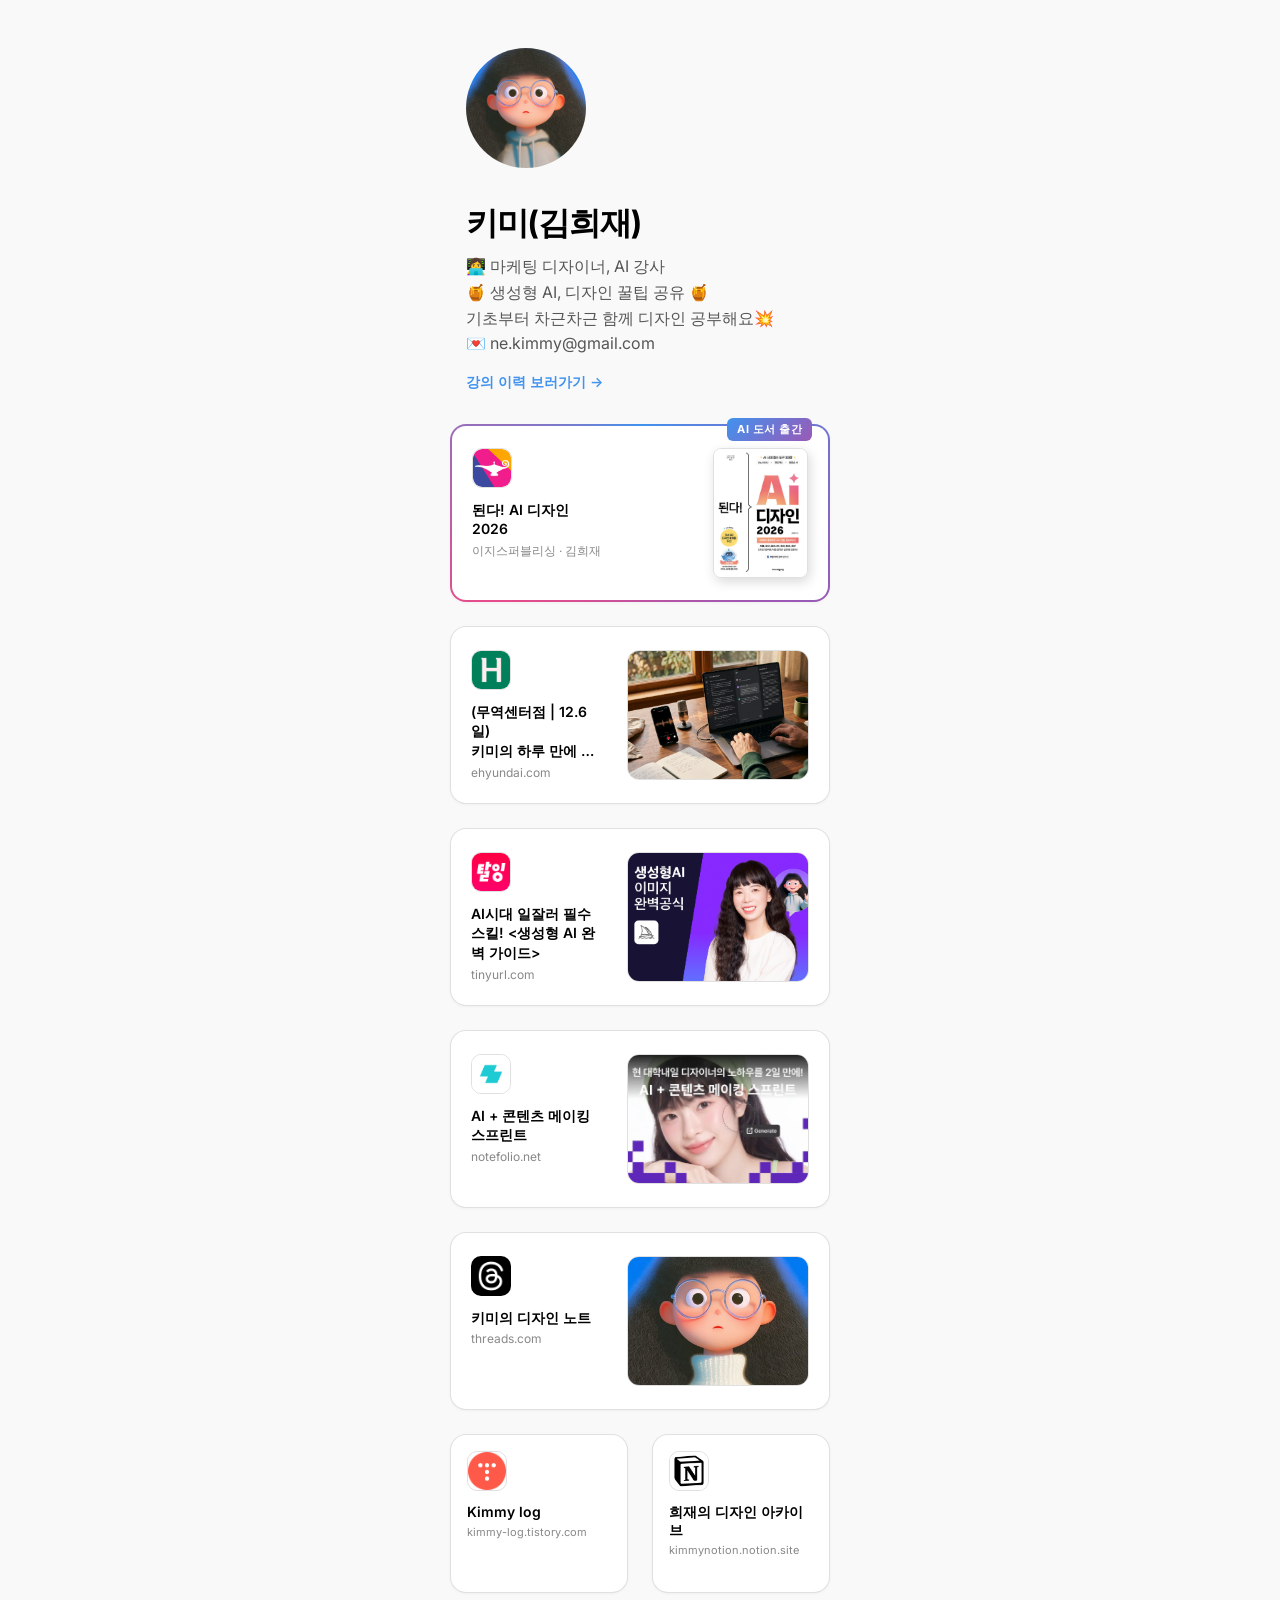
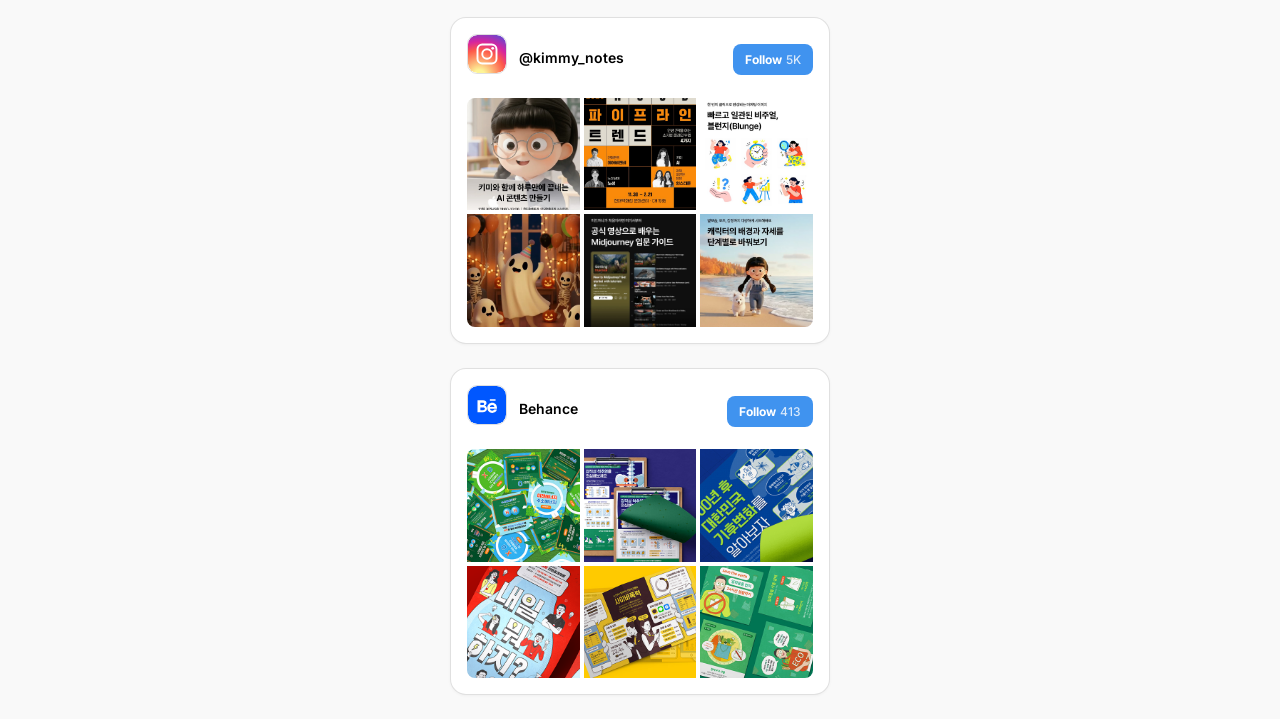
<file: index.html>
<!doctype html>
<html lang="ko">
    <head>
        <meta charset="UTF-8" />
        <meta name="viewport" content="width=device-width, initial-scale=1.0" />
        <title>키미(김희재)</title>
        <meta
            name="description"
            content="마케팅 디자이너, AI 강사 - 생성형 AI, 디자인 꿀팁 공유"
        />
        <meta property="og:title" content="키미(김희재)" />
        <meta
            property="og:description"
            content="마케팅 디자이너, AI 강사 - 생성형 AI, 디자인 꿀팁 공유"
        />
        <meta property="og:type" content="website" />
        <link rel="icon" type="image/png" href="resources/favicon.png" />
        <link rel="preconnect" href="https://fonts.googleapis.com" />
        <link rel="preconnect" href="https://fonts.gstatic.com" crossorigin />
        <link
            href="https://fonts.googleapis.com/css2?family=Inter:wght@400;500;600;700&display=swap"
            rel="stylesheet"
        />
        <link rel="stylesheet" href="style.css" />
    </head>
    <body>
        <div class="container">
            <!-- 프로필 섹션 -->
            <header class="profile">
                <img
                    class="avatar"
                    src="resources/profile.png"
                    alt="키미 프로필"
                />
                <h1 class="name">키미(김희재)</h1>
                <p class="bio">
                    👩‍💻 마케팅 디자이너, AI 강사<br />
                    🍯 생성형 AI, 디자인 꿀팁 공유 🍯<br />
                    기초부터 차근차근 함께 디자인 공부해요💥<br />
                    💌 ne.kimmy@gmail.com
                </p>
                <a
                    class="profile-link"
                    href="https://kimmygit.github.io/career2/"
                    target="_blank"
                    rel="noopener noreferrer"
                >
                    강의 이력 보러가기 →
                </a>
            </header>

            <!-- Bento Grid -->
            <main class="bento-grid">
                <!-- 된다! AI 디자인 2026 -->
                <a
                    href="https://www.aladin.co.kr/shop/wproduct.aspx?ItemId=390636352"
                    class="card card-full card-link card-book"
                    target="_blank"
                    rel="noopener noreferrer"
                >
                    <span class="badge-new">AI 도서 출간</span>
                    <div class="card-left">
                        <div class="card-icon">
                            <img
                                src="resources/icon-aladin.ico"
                                alt="알라딘"
                            />
                        </div>
                        <div class="card-content">
                            <p class="card-title">
                                된다! AI 디자인 2026
                            </p>
                            <p class="card-subtitle">
                                이지스퍼블리싱 · 김희재
                            </p>
                        </div>
                    </div>
                    <div class="card-preview-book">
                        <img
                            src="resources/preview-book.jpg"
                            alt="된다! AI 디자인 2026 표지"
                        />
                    </div>
                </a>

                <!-- 현대백화점 무역센터점 12.6 -->
                <a
                    href="https://www.ehyundai.com/newCulture/CT/CT010100_V.do?stCd=220&sqCd=170&crsSqNo=41137&crsCd=41137&proCustNo=P05755000&ctGubn="
                    class="card card-full card-link"
                    target="_blank"
                    rel="noopener noreferrer"
                >
                    <div class="card-left">
                        <div class="card-icon">
                            <img src="resources/icon-hyundai.png" alt="현대백화점" />
                        </div>
                        <div class="card-content">
                            <p class="card-title">
                                (무역센터점 | 12.6 일)<br />
                                키미의 하루 만에 끝내는 AI 마스터 : AI로 만드는 발표자료
                            </p>
                            <p class="card-subtitle">ehyundai.com</p>
                        </div>
                    </div>
                    <div class="card-preview">
                        <img
                            src="resources/preview-hyundai-1206.jpg"
                            alt="프리뷰"
                        />
                    </div>
                </a>

                <!-- 3. 탈잉 -->
                <a
                    href="https://tinyurl.com/3bjyb6b4"
                    class="card card-full card-link"
                    target="_blank"
                    rel="noopener noreferrer"
                >
                    <div class="card-left">
                        <div class="card-icon">
                            <img src="resources/icon-taling.png" alt="탈잉" />
                        </div>
                        <div class="card-content">
                            <p class="card-title">AI시대 일잘러 필수 스킬! &lt;생성형 AI 완벽 가이드&gt;</p>
                            <p class="card-subtitle">tinyurl.com</p>
                        </div>
                    </div>
                    <div class="card-preview">
                        <img src="resources/preview-taling.png" alt="프리뷰" />
                    </div>
                </a>

                <!-- 4. 노트폴리오 -->
                <a
                    href="https://notefolio.net/service/workshop/115"
                    class="card card-full card-link"
                    target="_blank"
                    rel="noopener noreferrer"
                >
                    <div class="card-left">
                        <div class="card-icon">
                            <img
                                src="resources/icon-notefolio.ico"
                                alt="노트폴리오"
                            />
                        </div>
                        <div class="card-content">
                            <p class="card-title">
                                AI + 콘텐츠 메이킹 스프린트
                            </p>
                            <p class="card-subtitle">notefolio.net</p>
                        </div>
                    </div>
                    <div class="card-preview">
                        <img
                            src="resources/preview-notefolio.png"
                            alt="프리뷰"
                        />
                    </div>
                </a>

                <!-- 5. Threads -->
                <a
                    href="https://www.threads.com/@kimmy_notes?hl=ko"
                    class="card card-full card-link"
                    target="_blank"
                    rel="noopener noreferrer"
                >
                    <div class="card-left">
                        <div class="card-icon icon-threads">
                            <img
                                src="resources/icon-threads.png"
                                alt="Threads"
                            />
                        </div>
                        <div class="card-content">
                            <p class="card-title">키미의 디자인 노트</p>
                            <p class="card-subtitle">threads.com</p>
                        </div>
                    </div>
                    <div class="card-preview">
                        <img
                            src="resources/preview-threads.jpeg"
                            alt="프리뷰"
                        />
                    </div>
                </a>

                <!-- 6. Kimmy log (절반) -->
                <a
                    href="https://kimmy-log.tistory.com/"
                    class="card card-half card-simple"
                    target="_blank"
                    rel="noopener noreferrer"
                >
                    <div class="card-icon">
                        <img src="resources/icon-tistory.png" alt="티스토리" />
                    </div>
                    <p class="card-title">Kimmy log</p>
                    <p class="card-subtitle">kimmy-log.tistory.com</p>
                </a>

                <!-- 7. Notion (절반) -->
                <a
                    href="https://kimmynotion.notion.site/92c3a9c4fa5b47deb03865ff6f5f3938"
                    class="card card-half card-simple"
                    target="_blank"
                    rel="noopener noreferrer"
                >
                    <div class="card-icon">
                        <img src="resources/icon-notion.png" alt="Notion" />
                    </div>
                    <p class="card-title">희재의 디자인 아카이브</p>
                    <p class="card-subtitle">kimmynotion.notion.site</p>
                </a>

                <!-- 8. Instagram -->
                <a
                    href="https://instagram.com/kimmy_notes"
                    class="card card-full card-social"
                    target="_blank"
                    rel="noopener noreferrer"
                >
                    <div class="card-header">
                        <div class="card-icon icon-instagram">
                            <svg
                                width="40"
                                height="40"
                                viewBox="0 0 40 40"
                                fill="none"
                                xmlns="http://www.w3.org/2000/svg"
                            >
                                <defs>
                                    <radialGradient
                                        id="instagram-gradient"
                                        cx="30%"
                                        cy="107%"
                                        r="150%"
                                    >
                                        <stop
                                            offset="0%"
                                            stop-color="#fdf497"
                                        />
                                        <stop
                                            offset="10%"
                                            stop-color="#fdf497"
                                        />
                                        <stop
                                            offset="45%"
                                            stop-color="#fd5949"
                                        />
                                        <stop
                                            offset="60%"
                                            stop-color="#d6249f"
                                        />
                                        <stop
                                            offset="90%"
                                            stop-color="#285AEB"
                                        />
                                    </radialGradient>
                                </defs>
                                <rect
                                    width="40"
                                    height="40"
                                    rx="10"
                                    fill="url(#instagram-gradient)"
                                />
                                <rect
                                    x="10"
                                    y="10"
                                    width="20"
                                    height="20"
                                    rx="5"
                                    stroke="white"
                                    stroke-width="2"
                                    fill="none"
                                />
                                <circle
                                    cx="20"
                                    cy="20"
                                    r="5"
                                    stroke="white"
                                    stroke-width="2"
                                    fill="none"
                                />
                                <circle cx="26" cy="14" r="1.5" fill="white" />
                            </svg>
                        </div>
                        <div class="card-info">
                            <p class="card-title">@kimmy_notes</p>
                        </div>
                        <span class="follow-btn"
                            >Follow <span class="follow-count">5K</span></span
                        >
                    </div>
                    <div class="image-grid">
                        <img
                            src="resources/instagram-1.jpeg"
                            alt="Instagram 1"
                        />
                        <img
                            src="resources/instagram-2.jpeg"
                            alt="Instagram 2"
                        />
                        <img
                            src="resources/instagram-3.jpeg"
                            alt="Instagram 3"
                        />
                        <img
                            src="resources/instagram-4.jpeg"
                            alt="Instagram 4"
                        />
                        <img
                            src="resources/instagram-5.jpeg"
                            alt="Instagram 5"
                        />
                        <img
                            src="resources/instagram-6.jpeg"
                            alt="Instagram 6"
                        />
                    </div>
                </a>

                <!-- 9. Behance -->
                <a
                    href="https://behance.net/_kimmy"
                    class="card card-full card-social"
                    target="_blank"
                    rel="noopener noreferrer"
                >
                    <div class="card-header">
                        <div class="card-icon icon-behance">
                            <svg
                                width="40"
                                height="40"
                                viewBox="0 0 40 40"
                                fill="none"
                                xmlns="http://www.w3.org/2000/svg"
                            >
                                <rect
                                    width="40"
                                    height="40"
                                    rx="10"
                                    fill="#0057FF"
                                />
                                <path
                                    d="M10 15h6c2 0 3.5 1 3.5 3 0 1.5-1 2.5-2 2.8 1.5.3 2.5 1.5 2.5 3.2 0 2.5-2 3.5-4.5 3.5H10V15zm5.5 5c1 0 1.5-.5 1.5-1.3 0-.8-.5-1.2-1.5-1.2h-2.5v2.5h2.5zm.5 5.5c1 0 1.8-.5 1.8-1.5s-.8-1.5-1.8-1.5h-3v3h3z"
                                    fill="white"
                                />
                                <path
                                    d="M23 24c.3 1.2 1.2 2 2.5 2 1 0 1.8-.5 2.2-1.2h2.8c-.7 2.2-2.5 3.5-5 3.5-3 0-5.2-2.2-5.2-5.3 0-3 2.2-5.3 5.2-5.3 3.2 0 5 2.5 5 5.5v.8H23zm4.8-2c-.2-1.2-1-2-2.3-2-1.3 0-2.2.8-2.5 2h4.8z"
                                    fill="white"
                                />
                                <path d="M23 14h6v1.5h-6V14z" fill="white" />
                            </svg>
                        </div>
                        <div class="card-info">
                            <p class="card-title">Behance</p>
                        </div>
                        <span class="follow-btn"
                            >Follow <span class="follow-count">413</span></span
                        >
                    </div>
                    <div class="image-grid">
                        <img src="resources/behance-1.jpeg" alt="Behance 1" />
                        <img src="resources/behance-2.jpeg" alt="Behance 2" />
                        <img src="resources/behance-3.png" alt="Behance 3" />
                        <img src="resources/behance-4.png" alt="Behance 4" />
                        <img src="resources/behance-5.jpeg" alt="Behance 5" />
                        <img src="resources/behance-6.jpeg" alt="Behance 6" />
                    </div>
                </a>
            </main>
        </div>
    </body>
</html>
</file>
<file: style.css>
/* Reset & Base */
* {
  margin: 0;
  padding: 0;
  box-sizing: border-box;
}

/* Loading Animation */
@keyframes fadeInUp {
  from {
    opacity: 0;
    transform: translateY(20px);
  }
  to {
    opacity: 1;
    transform: translateY(0);
  }
}

html {
  font-family: 'Inter', -apple-system, BlinkMacSystemFont, 'Segoe UI', Roboto, sans-serif;
  -webkit-font-smoothing: antialiased;
  -moz-osx-font-smoothing: grayscale;
}

body {
  background-color: #F9F9F9;
  min-height: 100vh;
}

/* Container */
.container {
  max-width: 428px;
  margin: 0 auto;
  padding: 48px 24px 24px;
}

/* Profile Section */
.profile {
  text-align: left;
  margin-bottom: 32px;
  padding: 0 16px;
  animation: fadeInUp 0.8s cubic-bezier(0.2, 1.18, 0.47, 1) forwards;
}

.avatar {
  width: 120px;
  height: 120px;
  border-radius: 50%;
  object-fit: cover;
  margin-bottom: 32px;
}

.name {
  font-size: 32px;
  font-weight: 700;
  color: #000;
  margin-bottom: 12px;
  letter-spacing: -1px;
  line-height: 1.2;
}

.bio {
  font-size: 16px;
  color: #565656;
  line-height: 1.6;
}

.profile-link {
  display: inline-block;
  margin-top: 16px;
  font-size: 14px;
  font-weight: 600;
  color: #4093EF;
  text-decoration: none;
}

.profile-link:hover {
  text-decoration: underline;
}

/* Bento Grid */
.bento-grid {
  display: grid;
  grid-template-columns: repeat(2, 1fr);
  gap: 24px;
}

/* Card Base */
.card {
  background: #FFFFFF;
  border-radius: 16px;
  border: 1px solid rgba(0, 0, 0, 0.12);
  box-shadow: 0 1px 3px rgba(0, 0, 0, 0.04);
  text-decoration: none;
  color: inherit;
  display: flex;
  flex-direction: column;
  overflow: hidden;
  transition: transform 0.2s ease, box-shadow 0.2s ease;
  opacity: 0;
  animation: fadeInUp 0.6s cubic-bezier(0.2, 1.18, 0.47, 1) forwards;
}

/* Staggered Animation Delays */
.card:nth-child(1) { animation-delay: 0.1s; }
.card:nth-child(2) { animation-delay: 0.15s; }
.card:nth-child(3) { animation-delay: 0.2s; }
.card:nth-child(4) { animation-delay: 0.25s; }
.card:nth-child(5) { animation-delay: 0.3s; }
.card:nth-child(6) { animation-delay: 0.35s; }
.card:nth-child(7) { animation-delay: 0.4s; }
.card:nth-child(8) { animation-delay: 0.45s; }
.card:nth-child(9) { animation-delay: 0.5s; }
.card:nth-child(10) { animation-delay: 0.55s; }

.card:hover {
  transform: translateY(-2px);
  box-shadow: 0 8px 24px rgba(0, 0, 0, 0.12);
}

/* Card Sizes */
.card-full {
  grid-column: span 2;
  min-height: 178px;
}

.card-half {
  grid-column: span 1;
  min-height: 178px;
}

/* Link Card (with preview) */
.card-link {
  flex-direction: row;
  align-items: center;
  justify-content: space-between;
  padding: 20px;
  min-height: 178px;
}

.card-left {
  display: flex;
  flex-direction: column;
  align-items: flex-start;
  gap: 0;
  flex: 1;
  min-width: 0;
  height: 130px;
}

.card-icon {
  width: 40px;
  height: 40px;
  border-radius: 10px;
  overflow: hidden;
  flex-shrink: 0;
  display: flex;
  align-items: center;
  justify-content: center;
  border: 1px solid rgba(0, 0, 0, 0.12);
  margin-bottom: 12px;
}

.card-icon img {
  width: 100%;
  height: 100%;
  object-fit: cover;
}

.card-content {
  flex: 1;
  min-width: 0;
  max-width: 130px;
}

.card-title {
  font-size: 14px;
  font-weight: 600;
  color: #000;
  margin-bottom: 4px;
  word-break: break-word;
  line-height: 1.4;
  display: -webkit-box;
  -webkit-line-clamp: 3;
  -webkit-box-orient: vertical;
  overflow: hidden;
  text-overflow: ellipsis;
}

.card-subtitle {
  font-size: 12px;
  color: #888;
  overflow: hidden;
  text-overflow: ellipsis;
  white-space: nowrap;
  max-width: 100%;
}

.card-preview {
  width: 182px;
  height: 130px;
  border-radius: 12px;
  overflow: hidden;
  flex-shrink: 0;
  margin-left: 16px;
  border: 1px solid rgba(0, 0, 0, 0.12);
}

.card-preview img {
  width: 100%;
  height: 100%;
  object-fit: cover;
}

/* Simple Card (half width) */
.card-simple {
  padding: 16px;
  min-height: 159px;
}

.card-simple .card-icon {
  margin-bottom: 12px;
}

.card-simple .card-title {
  font-size: 14px;
  margin-bottom: 4px;
  white-space: normal;
  line-height: 1.3;
}

.card-simple .card-subtitle {
  font-size: 11px;
  white-space: normal;
  word-break: break-all;
}

/* Social Card (Instagram, Behance) */
.card-social {
  padding: 16px;
}

.card-header {
  display: flex;
  align-items: center;
  gap: 12px;
  margin-bottom: 12px;
}

.card-info {
  flex: 1;
}

.card-social .card-title {
  font-size: 14px;
  font-weight: 600;
}

.follow-btn {
  background-color: #4093EF;
  color: white;
  font-size: 12px;
  font-weight: 700;
  padding: 8px 12px;
  border-radius: 8px;
  border: none;
  cursor: pointer;
  display: inline-flex;
  align-items: center;
  gap: 4px;
}

.follow-count {
  font-weight: 500;
  opacity: 0.8;
}

/* Image Grid */
.image-grid {
  display: grid;
  grid-template-columns: repeat(3, 1fr);
  gap: 4px;
  border-radius: 8px;
  overflow: hidden;
}

.image-grid img {
  width: 100%;
  aspect-ratio: 1;
  object-fit: cover;
}

/* Book Card - Animated Gradient Border & Badge */
@property --border-angle {
  syntax: '<angle>';
  initial-value: 0deg;
  inherits: false;
}

.card-book {
  position: relative;
  overflow: visible;
  border: 2px solid transparent;
  background-image: linear-gradient(#fff, #fff), conic-gradient(from var(--border-angle), #4093EF, #9B59B6, #E74C8A, #4093EF);
  background-origin: border-box;
  background-clip: padding-box, border-box;
  animation: fadeInUp 0.6s cubic-bezier(0.2, 1.18, 0.47, 1) forwards, rotate-border 3s linear infinite;
}

@keyframes rotate-border {
  to {
    --border-angle: 360deg;
  }
}

.badge-new {
  position: absolute;
  top: -8px;
  right: 16px;
  background: linear-gradient(135deg, #4093EF, #9B59B6);
  color: #fff;
  font-size: 11px;
  font-weight: 700;
  padding: 4px 10px;
  border-radius: 6px;
  letter-spacing: 0.5px;
}

/* Book Card Preview */
.card-link .card-preview-book {
  width: 95px;
  height: 130px;
  border-radius: 8px;
  overflow: hidden;
  flex-shrink: 0;
  margin-left: 16px;
  border: 1px solid rgba(0, 0, 0, 0.12);
  box-shadow: 2px 4px 12px rgba(0, 0, 0, 0.15);
}

.card-preview-book img {
  width: 100%;
  height: 100%;
  object-fit: cover;
}

/* Section Divider */
.section-divider {
  grid-column: span 2;
  display: flex;
  align-items: center;
  gap: 12px;
  margin: 8px 0;
}

.section-divider::before,
.section-divider::after {
  content: '';
  flex: 1;
  height: 1px;
  background-color: rgba(0, 0, 0, 0.12);
}

.section-divider span {
  font-size: 12px;
  font-weight: 500;
  color: #888;
  white-space: nowrap;
}

/* Text Card (현대백화점) - 이미지 없는 카드 */
.card-text {
  flex-direction: row;
  align-items: center;
  padding: 16px 20px;
  gap: 12px;
  min-height: 77px;
  height: 77px;
}

.card-text .card-icon {
  margin-bottom: 0;
}

.card-text .card-title {
  flex: 1;
  white-space: normal;
  line-height: 1.4;
}

/* Icon Specific Styles */
.icon-threads {
  background-color: #000;
  border-radius: 10px;
}

.icon-threads img {
  width: 100%;
  height: 100%;
}

.icon-tistory svg {
  display: block;
}

.icon-instagram svg,
.icon-behance svg {
  display: block;
}

/* Responsive */
@media (max-width: 428px) {
  .container {
    max-width: 100%;
    padding: 48px 24px 24px;
  }
}

@media (min-width: 768px) {
  .container {
    max-width: 428px;
  }
}
</file>
